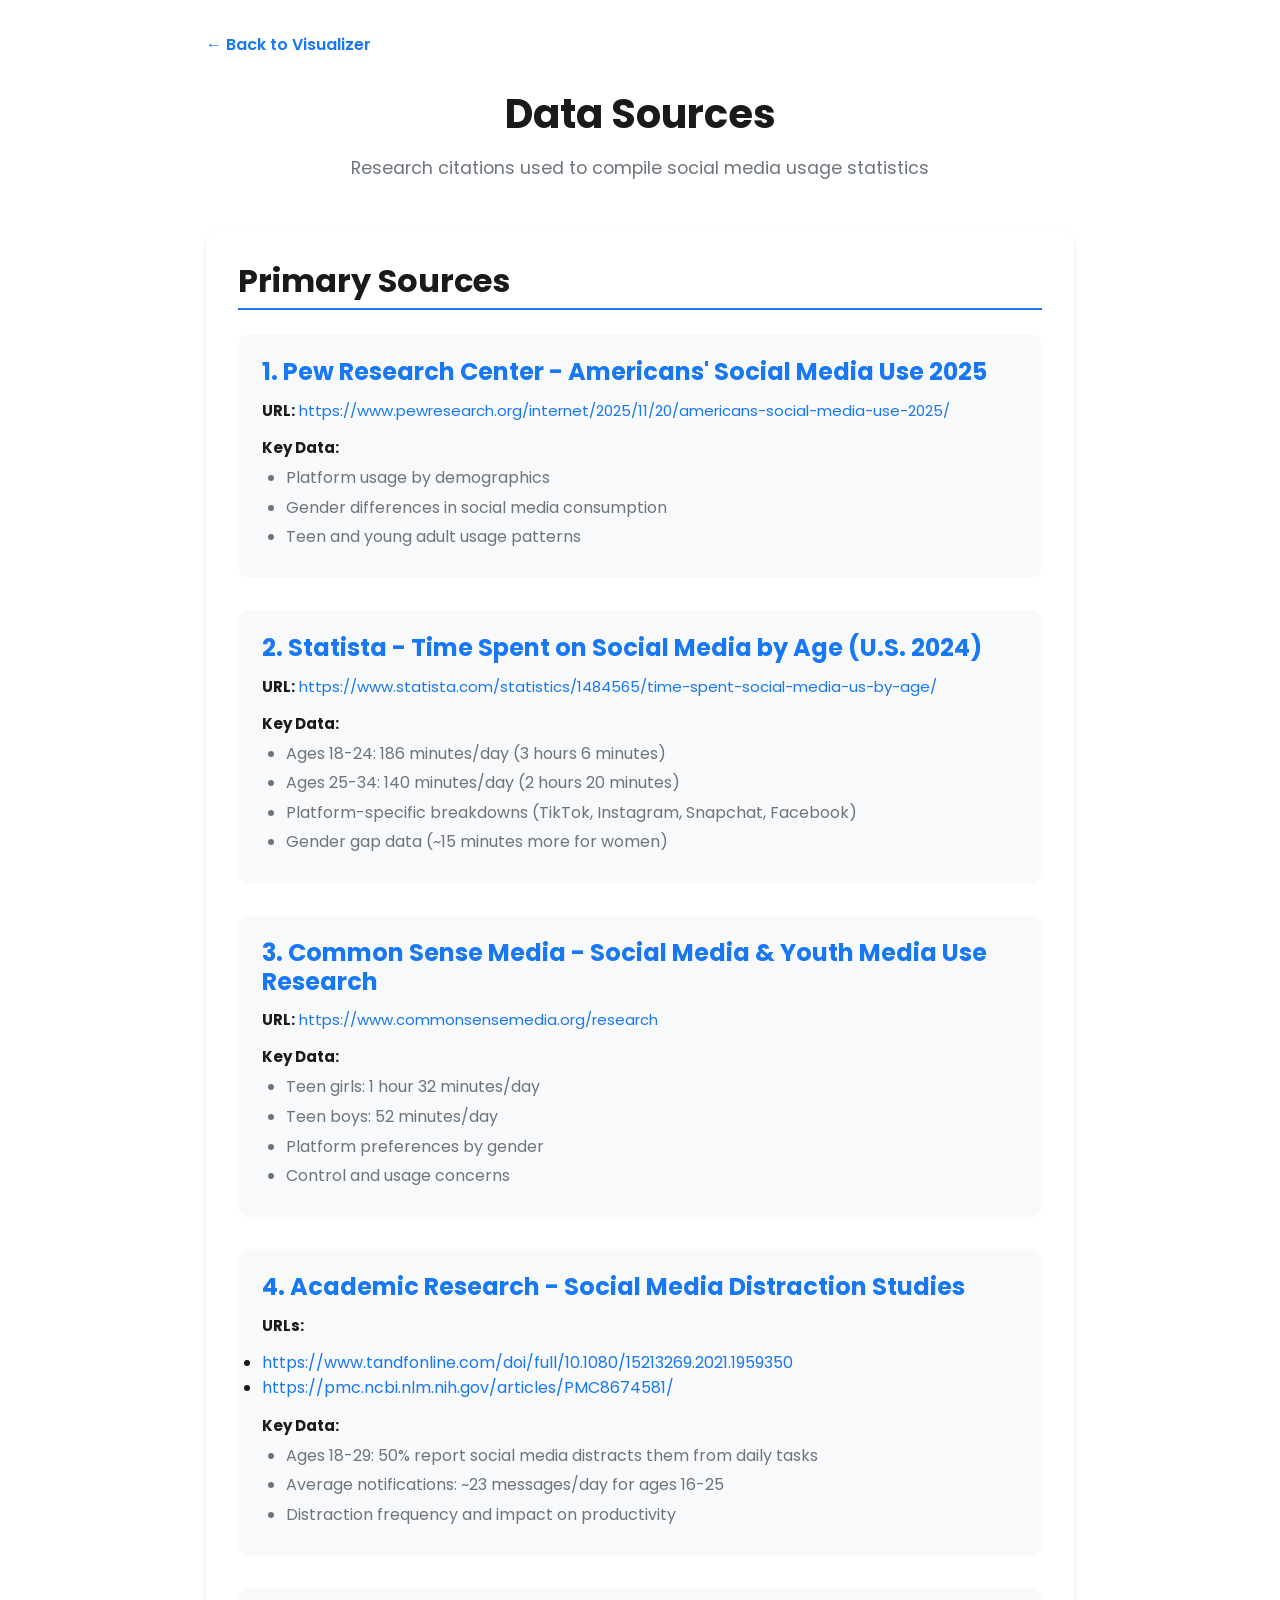
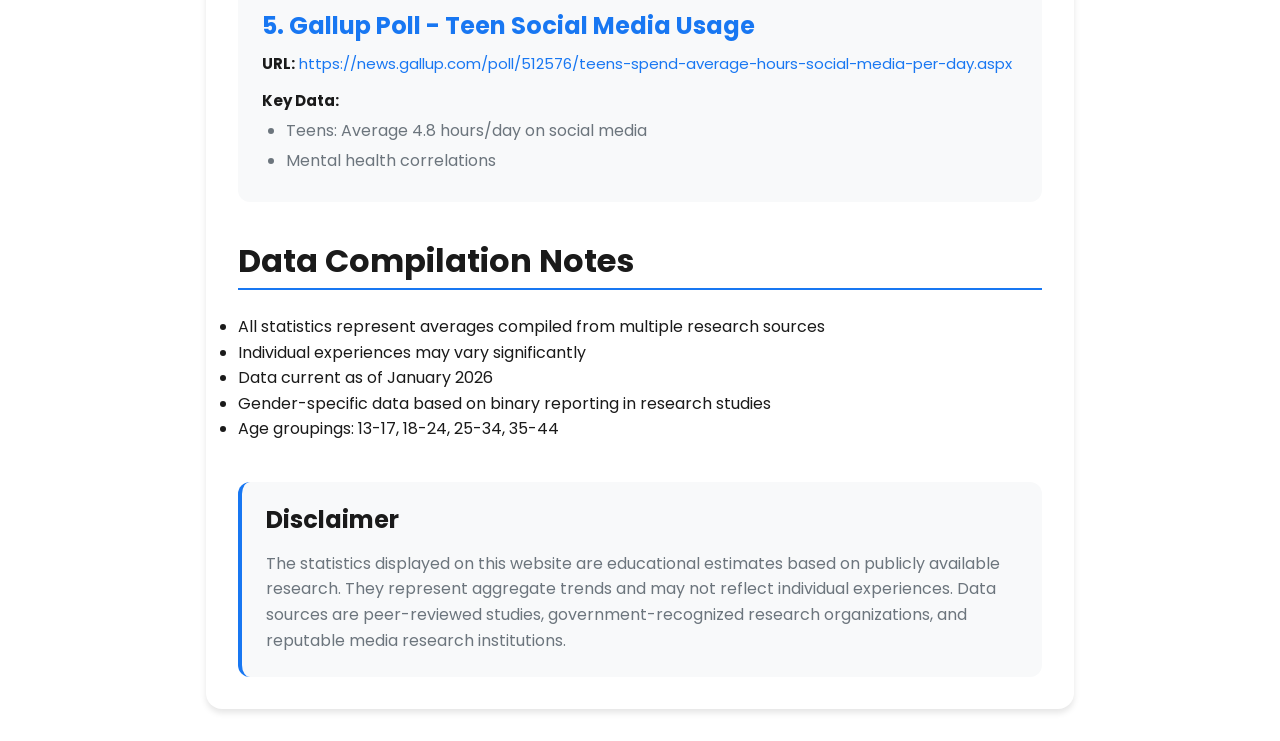
<file: public/data-sources.html>
<!DOCTYPE html>
<html lang="en">
<head>
    <meta charset="UTF-8">
    <meta name="viewport" content="width=device-width, initial-scale=1.0">
    <title>Data Sources - Social Media Impact Visualizer</title>

    <!-- Fonts -->
    <link rel="preconnect" href="https://fonts.googleapis.com">
    <link rel="preconnect" href="https://fonts.gstatic.com" crossorigin>
    <link href="https://fonts.googleapis.com/css2?family=Poppins:wght@400;600;700&display=swap" rel="stylesheet">

    <!-- Styles -->
    <link rel="stylesheet" href="styles/theme.css">
    <link rel="stylesheet" href="styles/main.css">

    <style>
        .sources-container {
            max-width: 900px;
            margin: 0 auto;
            padding: 2rem 1rem;
        }

        .sources-header {
            text-align: center;
            margin-bottom: 3rem;
        }

        .sources-header h1 {
            font-size: 2.5rem;
            margin-bottom: 1rem;
            color: var(--text-primary);
        }

        .sources-header p {
            color: var(--text-secondary);
            font-size: 1.1rem;
        }

        .sources-content {
            background: var(--bg-card);
            padding: 2rem;
            border-radius: 16px;
            box-shadow: var(--shadow-md);
        }

        .source-section {
            margin-bottom: 2.5rem;
        }

        .source-section h2 {
            color: var(--text-primary);
            margin-bottom: 1.5rem;
            border-bottom: 2px solid var(--color-facebook);
            padding-bottom: 0.5rem;
        }

        .source-item {
            margin-bottom: 2rem;
            padding: 1.5rem;
            background: var(--bg-secondary);
            border-radius: 12px;
        }

        .source-item h3 {
            color: var(--color-facebook);
            margin-bottom: 0.5rem;
        }

        .source-item a {
            color: var(--color-facebook);
            word-break: break-word;
            text-decoration: none;
        }

        .source-item a:hover {
            text-decoration: underline;
        }

        .source-url {
            margin: 0.75rem 0;
            font-size: 0.9375rem;
        }

        .key-data {
            margin-top: 1rem;
        }

        .key-data h4 {
            color: var(--text-primary);
            margin-bottom: 0.5rem;
            font-size: 0.9375rem;
        }

        .key-data ul {
            margin: 0;
            padding-left: 1.5rem;
            color: var(--text-secondary);
        }

        .key-data li {
            margin-bottom: 0.25rem;
        }

        .disclaimer-box {
            background: var(--bg-secondary);
            padding: 1.5rem;
            border-radius: 12px;
            border-left: 4px solid var(--color-facebook);
            margin-top: 2rem;
        }

        .disclaimer-box h3 {
            color: var(--text-primary);
            margin-bottom: 1rem;
        }

        .disclaimer-box p {
            color: var(--text-secondary);
            line-height: 1.6;
        }

        .back-link {
            display: inline-block;
            margin-bottom: 2rem;
            color: var(--color-facebook);
            text-decoration: none;
            font-weight: var(--font-weight-semibold);
        }

        .back-link:hover {
            text-decoration: underline;
        }
    </style>
</head>
<body>
    <div class="sources-container">
        <a href="index.html" class="back-link">← Back to Visualizer</a>

        <div class="sources-header">
            <h1>Data Sources</h1>
            <p>Research citations used to compile social media usage statistics</p>
        </div>

        <div class="sources-content">
            <div class="source-section">
                <h2>Primary Sources</h2>

                <div class="source-item">
                    <h3>1. Pew Research Center - Americans' Social Media Use 2025</h3>
                    <p class="source-url"><strong>URL:</strong> <a href="https://www.pewresearch.org/internet/2025/11/20/americans-social-media-use-2025/" target="_blank" rel="noopener">https://www.pewresearch.org/internet/2025/11/20/americans-social-media-use-2025/</a></p>
                    <div class="key-data">
                        <h4>Key Data:</h4>
                        <ul>
                            <li>Platform usage by demographics</li>
                            <li>Gender differences in social media consumption</li>
                            <li>Teen and young adult usage patterns</li>
                        </ul>
                    </div>
                </div>

                <div class="source-item">
                    <h3>2. Statista - Time Spent on Social Media by Age (U.S. 2024)</h3>
                    <p class="source-url"><strong>URL:</strong> <a href="https://www.statista.com/statistics/1484565/time-spent-social-media-us-by-age/" target="_blank" rel="noopener">https://www.statista.com/statistics/1484565/time-spent-social-media-us-by-age/</a></p>
                    <div class="key-data">
                        <h4>Key Data:</h4>
                        <ul>
                            <li>Ages 18-24: 186 minutes/day (3 hours 6 minutes)</li>
                            <li>Ages 25-34: 140 minutes/day (2 hours 20 minutes)</li>
                            <li>Platform-specific breakdowns (TikTok, Instagram, Snapchat, Facebook)</li>
                            <li>Gender gap data (~15 minutes more for women)</li>
                        </ul>
                    </div>
                </div>

                <div class="source-item">
                    <h3>3. Common Sense Media - Social Media & Youth Media Use Research</h3>
                    <p class="source-url"><strong>URL:</strong> <a href="https://www.commonsensemedia.org/research" target="_blank" rel="noopener">https://www.commonsensemedia.org/research</a></p>
                    <div class="key-data">
                        <h4>Key Data:</h4>
                        <ul>
                            <li>Teen girls: 1 hour 32 minutes/day</li>
                            <li>Teen boys: 52 minutes/day</li>
                            <li>Platform preferences by gender</li>
                            <li>Control and usage concerns</li>
                        </ul>
                    </div>
                </div>

                <div class="source-item">
                    <h3>4. Academic Research - Social Media Distraction Studies</h3>
                    <p class="source-url"><strong>URLs:</strong></p>
                    <ul>
                        <li><a href="https://www.tandfonline.com/doi/full/10.1080/15213269.2021.1959350" target="_blank" rel="noopener">https://www.tandfonline.com/doi/full/10.1080/15213269.2021.1959350</a></li>
                        <li><a href="https://pmc.ncbi.nlm.nih.gov/articles/PMC8674581/" target="_blank" rel="noopener">https://pmc.ncbi.nlm.nih.gov/articles/PMC8674581/</a></li>
                    </ul>
                    <div class="key-data">
                        <h4>Key Data:</h4>
                        <ul>
                            <li>Ages 18-29: 50% report social media distracts them from daily tasks</li>
                            <li>Average notifications: ~23 messages/day for ages 16-25</li>
                            <li>Distraction frequency and impact on productivity</li>
                        </ul>
                    </div>
                </div>

                <div class="source-item">
                    <h3>5. Gallup Poll - Teen Social Media Usage</h3>
                    <p class="source-url"><strong>URL:</strong> <a href="https://news.gallup.com/poll/512576/teens-spend-average-hours-social-media-per-day.aspx" target="_blank" rel="noopener">https://news.gallup.com/poll/512576/teens-spend-average-hours-social-media-per-day.aspx</a></p>
                    <div class="key-data">
                        <h4>Key Data:</h4>
                        <ul>
                            <li>Teens: Average 4.8 hours/day on social media</li>
                            <li>Mental health correlations</li>
                        </ul>
                    </div>
                </div>
            </div>

            <div class="source-section">
                <h2>Data Compilation Notes</h2>
                <ul>
                    <li>All statistics represent averages compiled from multiple research sources</li>
                    <li>Individual experiences may vary significantly</li>
                    <li>Data current as of January 2026</li>
                    <li>Gender-specific data based on binary reporting in research studies</li>
                    <li>Age groupings: 13-17, 18-24, 25-34, 35-44</li>
                </ul>
            </div>

            <div class="disclaimer-box">
                <h3>Disclaimer</h3>
                <p>The statistics displayed on this website are educational estimates based on publicly available research. They represent aggregate trends and may not reflect individual experiences. Data sources are peer-reviewed studies, government-recognized research organizations, and reputable media research institutions.</p>
            </div>
        </div>
    </div>

    <!-- Scripts -->
    <script src="scripts/theme.js"></script>
</body>
</html>
</file>
<file: public/styles/theme.css>
/* ===================================
   Theme Configuration
   =================================== */

:root {
    /* Platform Brand Colors */
    --color-tiktok: #FE2C55;
    --color-instagram-start: #833AB4;
    --color-instagram-mid: #FD1D1D;
    --color-instagram-end: #FCAF45;
    --color-snapchat: #FFFC00;
    --color-facebook: #1877F2;
    --color-other: #808080;

    /* Typography */
    --font-primary: 'Poppins', -apple-system, BlinkMacSystemFont, 'Segoe UI', Roboto, sans-serif;
    --font-weight-normal: 400;
    --font-weight-semibold: 600;
    --font-weight-bold: 700;
}

/* Light Theme (Default) */
:root[data-theme="light"] {
    --bg-primary: #FFFFFF;
    --bg-secondary: #F8F9FA;
    --bg-card: #FFFFFF;
    --text-primary: #1A1A1A;
    --text-secondary: #6C757D;
    --text-muted: #ADB5BD;
    --border-color: #DEE2E6;
    --shadow-sm: 0 1px 3px rgba(0, 0, 0, 0.1);
    --shadow-md: 0 4px 6px rgba(0, 0, 0, 0.1);
    --shadow-lg: 0 10px 15px rgba(0, 0, 0, 0.1);
    --overlay-bg: rgba(0, 0, 0, 0.5);
}

/* Dark Theme */
:root[data-theme="dark"] {
    --bg-primary: #1A1A1A;
    --bg-secondary: #2D2D2D;
    --bg-card: #252525;
    --text-primary: #FFFFFF;
    --text-secondary: #B0B0B0;
    --text-muted: #808080;
    --border-color: #404040;
    --shadow-sm: 0 1px 3px rgba(0, 0, 0, 0.3);
    --shadow-md: 0 4px 6px rgba(0, 0, 0, 0.3);
    --shadow-lg: 0 10px 15px rgba(0, 0, 0, 0.3);
    --overlay-bg: rgba(255, 255, 255, 0.1);
}

/* Base Typography */
* {
    margin: 0;
    padding: 0;
    box-sizing: border-box;
}

body {
    font-family: var(--font-primary);
    font-weight: var(--font-weight-normal);
    color: var(--text-primary);
    background-color: var(--bg-primary);
    line-height: 1.6;
    transition: background-color 0.3s ease, color 0.3s ease;
}

h1, h2, h3, h4, h5, h6 {
    font-weight: var(--font-weight-bold);
    line-height: 1.2;
}

h1 {
    font-size: 2.5rem;
}

h2 {
    font-size: 2rem;
}

h3 {
    font-size: 1.5rem;
}

p {
    font-size: 1rem;
    line-height: 1.6;
}

a {
    color: var(--color-facebook);
    text-decoration: none;
    transition: opacity 0.2s ease;
}

a:hover {
    opacity: 0.8;
}

a:focus {
    outline: 2px solid var(--color-facebook);
    outline-offset: 2px;
}

/* Button Styles */
button {
    font-family: var(--font-primary);
    font-weight: var(--font-weight-semibold);
    cursor: pointer;
    border: none;
    transition: all 0.3s ease;
}

button:focus {
    outline: 3px solid var(--color-facebook);
    outline-offset: 2px;
}

/* Input Styles */
input {
    font-family: var(--font-primary);
    color: var(--text-primary);
    background-color: var(--bg-secondary);
    border: 2px solid var(--border-color);
    transition: border-color 0.2s ease, box-shadow 0.2s ease;
}

input:focus {
    outline: none;
    border-color: var(--color-facebook);
    box-shadow: 0 0 0 3px rgba(24, 119, 242, 0.1);
}

input::placeholder {
    color: var(--text-muted);
}

/* Accessibility - Reduced Motion */
@media (prefers-reduced-motion: reduce) {
    * {
        animation-duration: 0.01ms !important;
        animation-iteration-count: 1 !important;
        transition-duration: 0.01ms !important;
    }
}

/* High Contrast Mode Support */
@media (prefers-contrast: high) {
    :root[data-theme="light"] {
        --text-primary: #000000;
        --bg-primary: #FFFFFF;
        --border-color: #000000;
    }

    :root[data-theme="dark"] {
        --text-primary: #FFFFFF;
        --bg-primary: #000000;
        --border-color: #FFFFFF;
    }
}

/* Screen Reader Only */
.sr-only {
    position: absolute;
    width: 1px;
    height: 1px;
    padding: 0;
    margin: -1px;
    overflow: hidden;
    clip: rect(0, 0, 0, 0);
    white-space: nowrap;
    border: 0;
}

/* Hidden State */
.hidden {
    display: none !important;
}

/* Loading Animations */
@keyframes spin {
    0% {
        transform: rotate(0deg);
    }
    100% {
        transform: rotate(360deg);
    }
}

@keyframes slideIn {
    from {
        opacity: 0;
        transform: translateY(20px);
    }
    to {
        opacity: 1;
        transform: translateY(0);
    }
}

@keyframes fadeIn {
    from {
        opacity: 0;
    }
    to {
        opacity: 1;
    }
}

.slide-in {
    animation: slideIn 1s ease-out;
}

.fade-in {
    animation: fadeIn 0.5s ease-out;
}
</file>
<file: public/styles/main.css>
/**
 * Main Layout and Component Styles
 */

/* Container */
.container {
    max-width: 1200px;
    margin: 0 auto;
    padding: 2rem 1rem;
    min-height: 100vh;
    display: flex;
    flex-direction: column;
}

/* Header */
header {
    text-align: center;
    margin-bottom: 3rem;
}

header h1 {
    font-size: 2.5rem;
    margin-bottom: 0.5rem;
    color: var(--text-primary);
}

.subtitle {
    font-size: 1.25rem;
    color: var(--text-secondary);
    font-weight: var(--font-weight-normal);
}

/* Main Content */
main {
    flex: 1;
}

/* Input Section */
.input-section {
    max-width: 500px;
    margin: 0 auto 3rem;
    padding: 2rem;
    background: var(--bg-card);
    border-radius: 16px;
    box-shadow: var(--shadow-md);
}

#age-form {
    margin-bottom: 1.5rem;
}

.form-group {
    margin-bottom: 1rem;
}

.form-group label {
    display: block;
    margin-bottom: 0.5rem;
    font-weight: var(--font-weight-semibold);
    color: var(--text-primary);
    font-size: 1.1rem;
}

#age-input {
    width: 100%;
    padding: 1rem;
    font-size: 1.125rem;
    border-radius: 8px;
    background: var(--bg-secondary);
    border: 2px solid var(--border-color);
    color: var(--text-primary);
}

#age-input.error {
    border-color: #DC3545;
}

.error-message {
    color: #DC3545;
    font-size: 0.875rem;
    margin-top: 0.5rem;
    min-height: 1.25rem;
}

.error-message.hidden {
    visibility: hidden;
}

/* Gender Selection */
.gender-options {
    display: flex;
    flex-direction: column;
    gap: 0.75rem;
}

.radio-label {
    display: flex;
    align-items: center;
    padding: 0.875rem 1rem;
    background: var(--bg-secondary);
    border: 2px solid var(--border-color);
    border-radius: 8px;
    cursor: pointer;
    transition: all 0.2s ease;
    min-height: 44px; /* Touch target */
}

.radio-label:hover {
    border-color: var(--color-facebook);
    background: var(--bg-card);
}

.radio-label input[type="radio"] {
    margin-right: 0.75rem;
    width: 20px;
    height: 20px;
    cursor: pointer;
    accent-color: var(--color-facebook);
}

.radio-label:has(input:checked) {
    border-color: var(--color-facebook);
    background: var(--bg-card);
    box-shadow: 0 0 0 3px rgba(24, 119, 242, 0.1);
}

.radio-text {
    font-size: 1rem;
    color: var(--text-primary);
    font-weight: var(--font-weight-normal);
    user-select: none;
}

.submit-btn {
    width: 100%;
    padding: 1rem 2rem;
    font-size: 1.125rem;
    font-weight: var(--font-weight-semibold);
    background: linear-gradient(135deg, var(--color-facebook), var(--color-tiktok));
    color: white;
    border: none;
    border-radius: 8px;
    cursor: pointer;
    transition: transform 0.2s ease, box-shadow 0.2s ease;
    margin-top: 1rem;
}

.submit-btn:hover {
    transform: translateY(-2px);
    box-shadow: var(--shadow-lg);
}

.submit-btn:active {
    transform: translateY(0);
}

.supportive-message {
    text-align: center;
    color: var(--text-secondary);
    font-size: 0.9375rem;
    line-height: 1.6;
    padding: 1rem;
    background: var(--bg-secondary);
    border-radius: 8px;
    border-left: 4px solid var(--color-facebook);
}

/* Results Section */
.results-section {
    max-width: 900px;
    margin: 0 auto;
}

.loading-state {
    text-align: center;
    padding: 3rem;
}

.spinner {
    width: 50px;
    height: 50px;
    border: 4px solid var(--border-color);
    border-top-color: var(--color-facebook);
    border-radius: 50%;
    animation: spin 1s linear infinite;
    margin: 0 auto 1rem;
}

@keyframes spin {
    from {
        transform: rotate(0deg);
    }
    to {
        transform: rotate(360deg);
    }
}

/* Slide-in Animation */
.slide-in {
    animation: slideInFromBottom 1s ease-out;
}

@keyframes slideInFromBottom {
    from {
        opacity: 0;
        transform: translateY(30px);
    }
    to {
        opacity: 1;
        transform: translateY(0);
    }
}

.stats-content {
    padding: 2rem;
    background: var(--bg-card);
    border-radius: 16px;
    box-shadow: var(--shadow-md);
}

.stats-content h2 {
    text-align: center;
    margin-bottom: 2rem;
    color: var(--text-primary);
}

/* Key Metrics */
.key-metrics {
    display: grid;
    grid-template-columns: repeat(auto-fit, minmax(200px, 1fr));
    gap: 1.5rem;
    margin-bottom: 3rem;
}

.metric-card {
    text-align: center;
    padding: 1.5rem;
    background: var(--bg-secondary);
    border-radius: 12px;
    transition: transform 0.2s ease;
}

.metric-card:hover {
    transform: translateY(-4px);
}

.metric-value {
    font-size: 3rem;
    font-weight: var(--font-weight-bold);
    color: var(--color-facebook);
    margin-bottom: 0.5rem;
    line-height: 1;
}

.metric-label {
    font-size: 0.875rem;
    color: var(--text-secondary);
    text-transform: uppercase;
    letter-spacing: 0.5px;
}

/* Chart Container */
.chart-container {
    margin-bottom: 2rem;
}

.chart-container h3 {
    margin-bottom: 1.5rem;
    color: var(--text-primary);
    text-align: center;
}

#platform-chart {
    max-height: 400px;
}

/* Data Info */
.data-info {
    text-align: center;
    padding: 1rem;
    background: var(--bg-secondary);
    border-radius: 8px;
    margin-top: 2rem;
}

#data-source-info {
    font-size: 0.875rem;
    color: var(--text-secondary);
}

/* Footer */
footer {
    text-align: center;
    margin-top: 4rem;
    padding: 2rem 0;
    border-top: 1px solid var(--border-color);
    color: var(--text-secondary);
    font-size: 0.875rem;
}

footer p {
    margin: 0.5rem 0;
}

footer a {
    color: var(--color-facebook);
}

.disclaimer {
    font-size: 0.8125rem;
    color: var(--text-muted);
}

/* ============================================
   RESPONSIVE BREAKPOINTS
   Mobile-first approach with touch-friendly targets
   ============================================ */

/* Extra Small Devices (320px - 374px) */
@media (max-width: 374px) {
    .container {
        padding: 1rem 0.75rem;
    }

    header h1 {
        font-size: 1.75rem;
    }

    .subtitle {
        font-size: 1rem;
    }

    .input-section {
        padding: 1.25rem;
        margin-bottom: 2rem;
    }

    .form-group label {
        font-size: 1rem;
    }

    #age-input {
        padding: 0.875rem;
        font-size: 16px; /* Prevent zoom on iOS */
    }

    .submit-btn {
        padding: 0.875rem 1.5rem;
        font-size: 16px; /* Minimum to prevent zoom */
    }

    .metric-value {
        font-size: 2.25rem;
    }

    .metric-label {
        font-size: 0.8125rem;
    }

    .stats-content {
        padding: 1.25rem;
    }

    .key-metrics {
        grid-template-columns: 1fr;
        gap: 1rem;
    }
}

/* Small Devices (375px - 767px) - Most phones */
@media (min-width: 375px) and (max-width: 767px) {
    .container {
        padding: 1.5rem 1rem;
    }

    header h1 {
        font-size: 2rem;
    }

    .subtitle {
        font-size: 1.1rem;
    }

    .input-section {
        padding: 1.5rem;
        margin-bottom: 2.5rem;
    }

    #age-input {
        padding: 1rem;
        font-size: 16px; /* Prevent zoom on iOS */
        min-height: 44px; /* Touch target */
    }

    .submit-btn {
        padding: 1rem 2rem;
        font-size: 1.0625rem;
        min-height: 44px; /* Touch target */
    }

    .metric-value {
        font-size: 2.5rem;
    }

    .key-metrics {
        grid-template-columns: 1fr;
        gap: 1rem;
    }

    .stats-content {
        padding: 1.5rem;
    }

    .chart-container h3 {
        font-size: 1.25rem;
    }
}

/* Medium Devices (768px - 1023px) - Tablets */
@media (min-width: 768px) and (max-width: 1023px) {
    .container {
        padding: 2rem 1.5rem;
    }

    header h1 {
        font-size: 2.25rem;
    }

    .subtitle {
        font-size: 1.2rem;
    }

    .input-section {
        max-width: 600px;
        padding: 2rem;
    }

    .key-metrics {
        grid-template-columns: repeat(3, 1fr);
        gap: 1.25rem;
    }

    .metric-value {
        font-size: 2.75rem;
    }

    .stats-content {
        padding: 2rem;
    }

    #platform-chart {
        max-height: 350px;
    }
}

/* Large Devices (1024px - 1919px) - Desktops */
@media (min-width: 1024px) and (max-width: 1919px) {
    .container {
        padding: 2rem 1.5rem;
    }

    header h1 {
        font-size: 2.5rem;
    }

    .input-section {
        max-width: 500px;
    }

    .results-section {
        max-width: 900px;
    }

    .key-metrics {
        grid-template-columns: repeat(3, 1fr);
    }

    #platform-chart {
        max-height: 400px;
    }
}

/* Extra Large Devices (1920px+) - Large Desktops */
@media (min-width: 1920px) {
    .container {
        max-width: 1400px;
        padding: 3rem 2rem;
    }

    header h1 {
        font-size: 3rem;
    }

    .subtitle {
        font-size: 1.5rem;
    }

    .input-section {
        max-width: 600px;
        padding: 2.5rem;
    }

    .results-section {
        max-width: 1200px;
    }

    .stats-content {
        padding: 2.5rem;
    }

    .key-metrics {
        grid-template-columns: repeat(3, 1fr);
        gap: 2rem;
    }

    .metric-value {
        font-size: 3.5rem;
    }

    #platform-chart {
        max-height: 500px;
    }
}

/* Orientation Support - Portrait */
@media (orientation: portrait) {
    .key-metrics {
        grid-template-columns: 1fr;
    }

    .chart-container {
        margin-bottom: 2rem;
    }
}

/* Orientation Support - Landscape on Mobile/Tablet */
@media (orientation: landscape) and (max-height: 768px) {
    .container {
        padding: 1rem;
    }

    header {
        margin-bottom: 1.5rem;
    }

    header h1 {
        font-size: 1.75rem;
    }

    .subtitle {
        font-size: 1rem;
    }

    .input-section {
        margin-bottom: 1.5rem;
        padding: 1.25rem;
    }

    .key-metrics {
        grid-template-columns: repeat(3, 1fr);
        gap: 1rem;
        margin-bottom: 1.5rem;
    }

    .metric-card {
        padding: 1rem;
    }

    .metric-value {
        font-size: 2rem;
    }

    .stats-content {
        padding: 1.25rem;
    }

    #platform-chart {
        max-height: 250px;
    }

    footer {
        margin-top: 2rem;
        padding: 1rem 0;
    }
}
</file>
